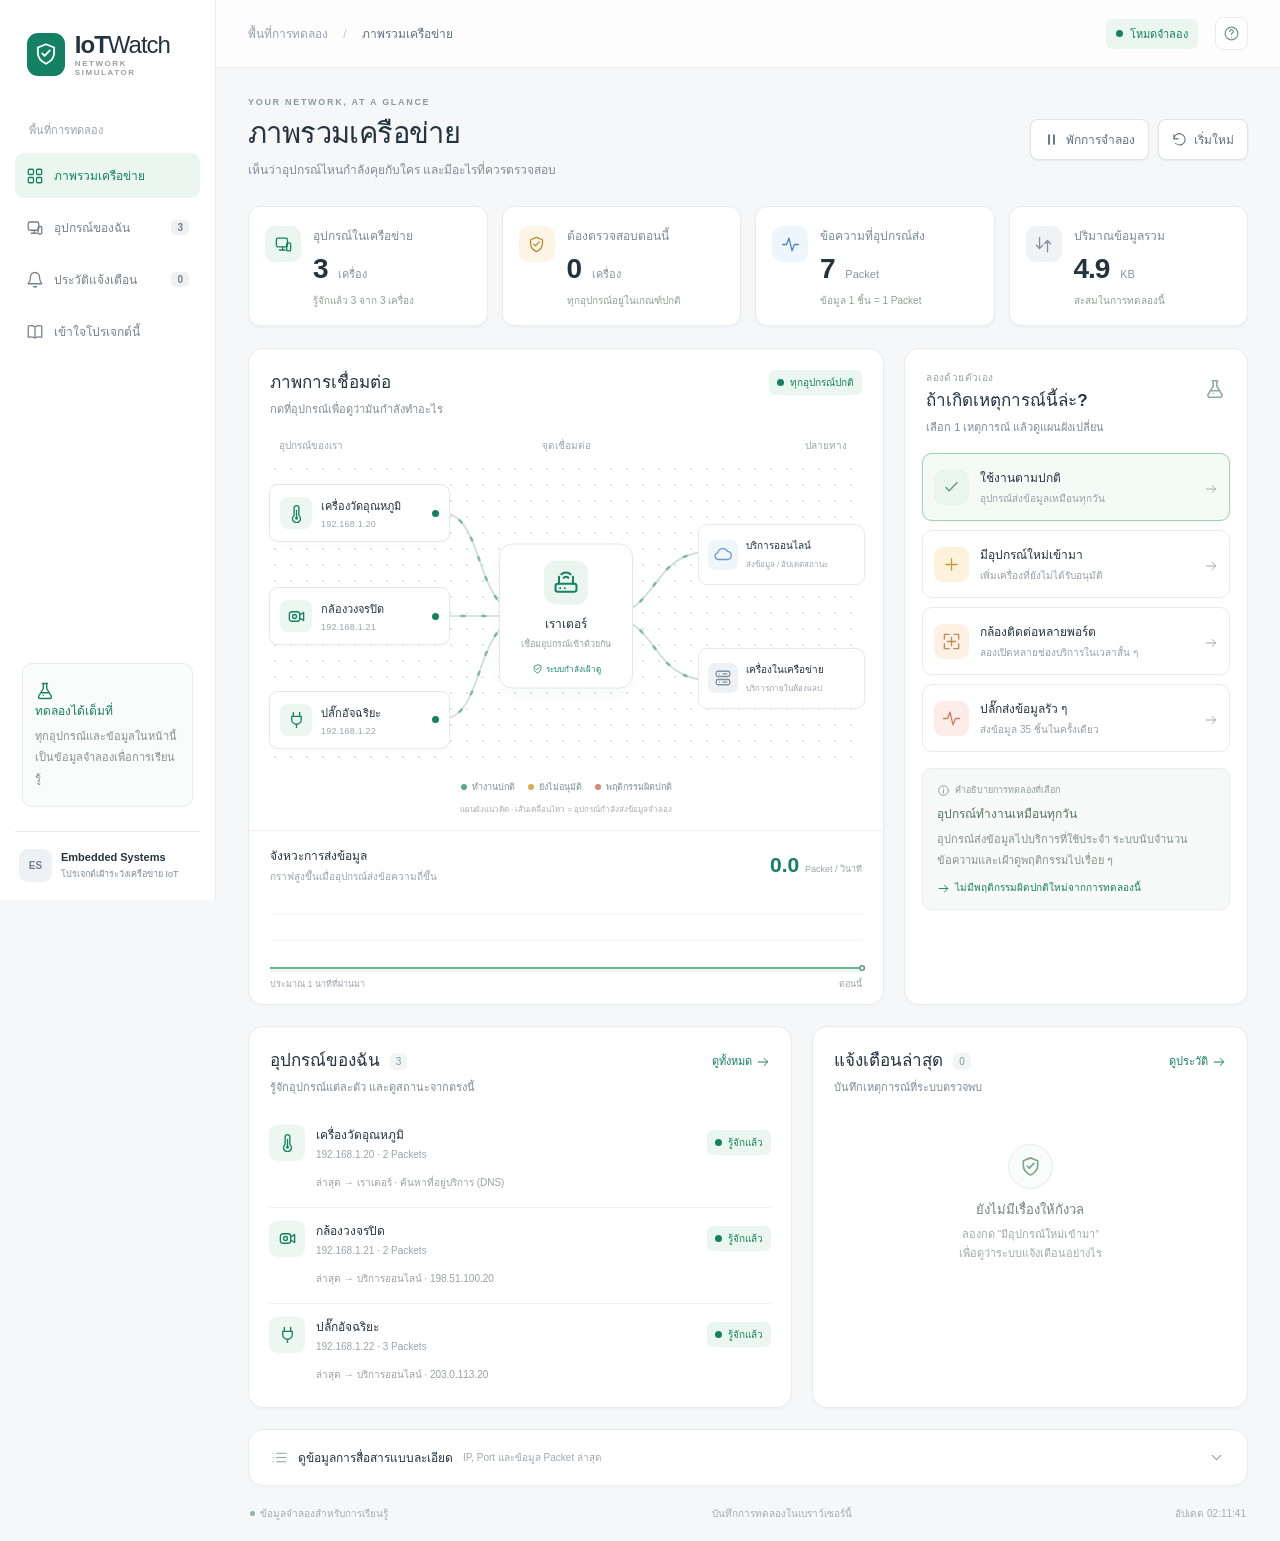
<file: index.html>
<!doctype html>
<html lang="en">
<head>
  <meta charset="utf-8">
  <meta name="viewport" content="width=device-width, initial-scale=1">
  <meta name="description" content="Try IoT Watch: an interactive IoT network security simulator by Rawat Buasri.">
  <meta http-equiv="refresh" content="0;url=./static/index.html?demo=1">
  <title>IoT Watch - Live Demo</title>
</head>
<body>
  <p><a href="./static/index.html?demo=1">Open the IoT Watch live demo</a></p>
  <script>window.location.replace(new URL("./static/index.html?demo=1", window.location.href).href);</script>
</body>
</html>
</file>
